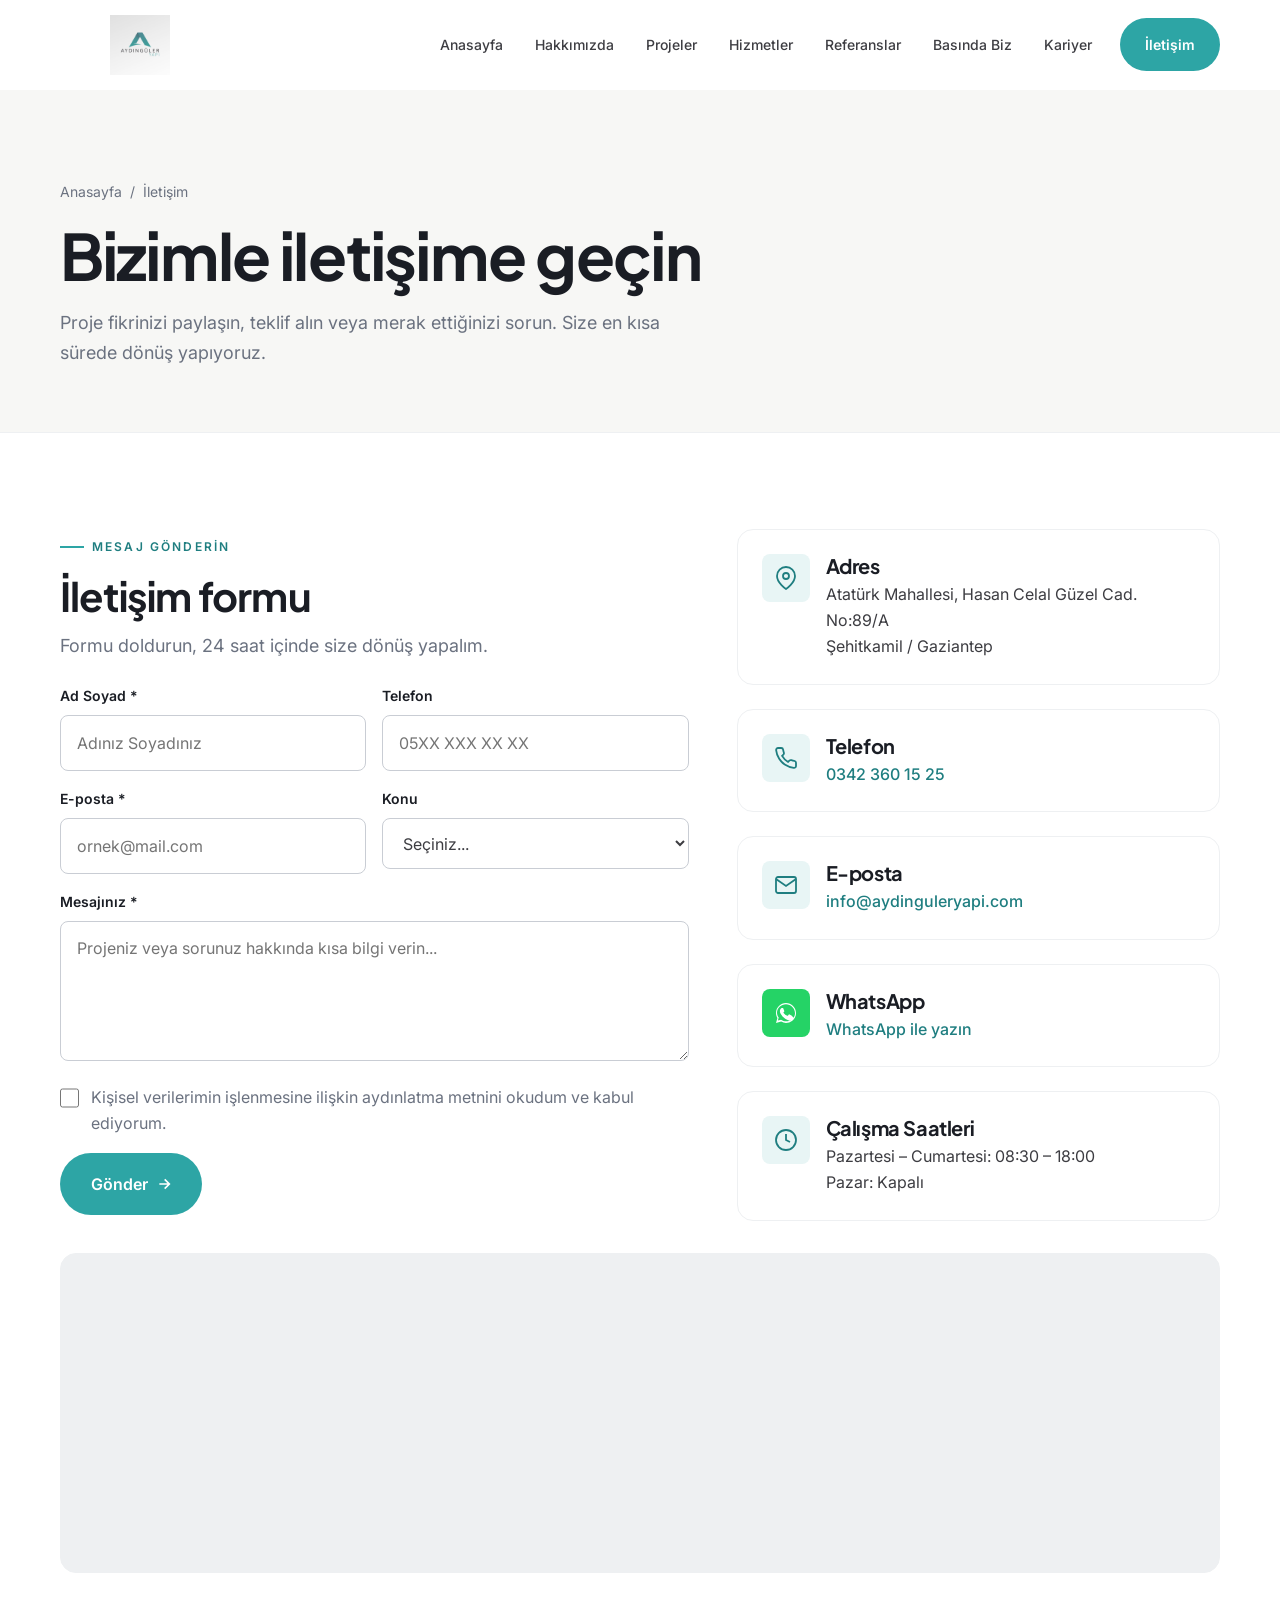
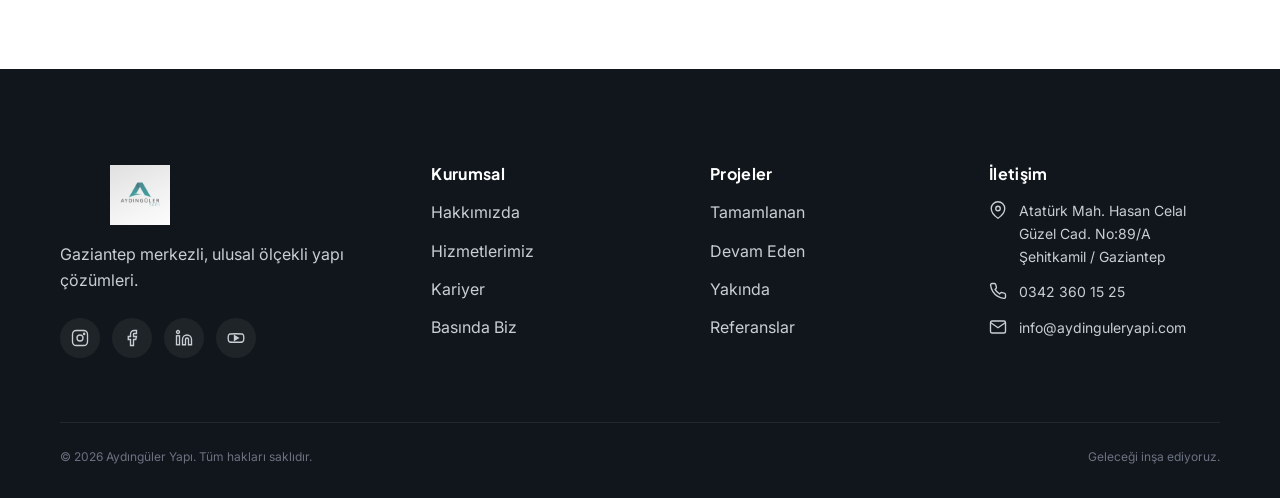
<file: iletisim.html>
<!DOCTYPE html>
<html lang="tr">
<head>
<meta charset="UTF-8" />
<meta name="viewport" content="width=device-width, initial-scale=1.0" />
<title>İletişim — Aydıngüler Yapı</title>
<meta name="description" content="Aydıngüler Yapı iletişim bilgileri, adres, telefon ve form." />
<meta name="theme-color" content="#2DA5A5" />
<link rel="icon" type="image/jpeg" href="assets/img/logo.jpg" />
<link rel="preconnect" href="https://fonts.googleapis.com" />
<link rel="preconnect" href="https://fonts.gstatic.com" crossorigin />
<link href="https://fonts.googleapis.com/css2?family=Inter:wght@400;500;600;700&family=Plus+Jakarta+Sans:wght@600;700;800&display=swap" rel="stylesheet" />
<link rel="stylesheet" href="assets/css/style.css" />
<style>
  .contact-grid {
    display: grid; gap: var(--space-7);
    grid-template-columns: 1fr;
  }
  @media (min-width: 960px) { .contact-grid { grid-template-columns: 1.3fr 1fr; } }
  .contact-info { display: grid; gap: var(--space-5); align-content: start; }
  .contact-item {
    display: flex; gap: var(--space-4); align-items: flex-start;
    padding: var(--space-5);
    background: #fff; border: 1px solid var(--ink-100);
    border-radius: var(--radius-lg);
  }
  .contact-item__icon {
    flex-shrink: 0;
    width: 48px; height: 48px;
    display: grid; place-items: center;
    background: var(--brand-primary-light);
    color: var(--brand-primary-dark);
    border-radius: var(--radius-md);
  }
  .contact-item h4 { margin-bottom: 4px; }
  .contact-item a { color: var(--brand-primary-dark); font-weight: 500; }
  .contact-item a:hover { text-decoration: underline; }
  .map-wrap {
    margin-top: var(--space-6);
    border-radius: var(--radius-lg);
    overflow: hidden;
    border: 1px solid var(--ink-100);
    height: 320px;
    background: var(--ink-100);
  }
  .map-wrap iframe { width: 100%; height: 100%; border: 0; }
  .form-success {
    display: none; padding: var(--space-6);
    background: var(--brand-primary-light);
    border-radius: var(--radius-lg);
    text-align: center;
  }
  .form-success h3 { color: var(--brand-primary-dark); }
</style>
</head>
<body>

<header class="site-header" id="siteHeader">
  <div class="container site-header__inner">
    <a class="brand" href="index.html"><img class="brand__mark" src="assets/img/logo.jpg" alt="" /><span class="brand__text">Aydıngüler<small>Yapı</small></span></a>
    <button class="nav-toggle" aria-label="Menü" aria-expanded="false" aria-controls="primaryNav"><span></span></button>
    <nav class="nav" id="primaryNav">
      <a class="nav__link" href="index.html">Anasayfa</a>
      <a class="nav__link" href="hakkimizda.html">Hakkımızda</a>
      <a class="nav__link" href="projeler.html">Projeler</a>
      <a class="nav__link" href="hizmetler.html">Hizmetler</a>
      <a class="nav__link" href="referanslar.html">Referanslar</a>
      <a class="nav__link" href="basinda-biz.html">Basında Biz</a>
      <a class="nav__link" href="kariyer.html">Kariyer</a>
      <a class="btn btn--primary is-active" href="iletisim.html" style="margin-left: 0.5rem;">İletişim</a>
    </nav>
  </div>
</header>

<main>

<section class="page-header">
  <div class="container">
    <nav class="breadcrumbs"><a href="index.html">Anasayfa</a> <span>/</span> <span>İletişim</span></nav>
    <h1>Bizimle iletişime geçin</h1>
    <p>Proje fikrinizi paylaşın, teklif alın veya merak ettiğinizi sorun. Size en kısa sürede dönüş yapıyoruz.</p>
  </div>
</section>

<section class="section">
  <div class="container">
    <div class="contact-grid">

      <!-- FORM -->
      <div data-reveal>
        <span class="eyebrow">Mesaj Gönderin</span>
        <h2 class="mt-0">İletişim formu</h2>
        <p class="section__lead" style="margin-top: var(--space-3);">Formu doldurun, 24 saat içinde size dönüş yapalım.</p>

        <!-- Formspree: action URL'ini kendi Formspree endpoint'inizle değiştirin -->
        <form class="form mt-5" id="contactForm" action="https://formspree.io/f/YOUR_FORM_ID" method="POST">
          <div class="form__row">
            <div class="field">
              <label for="name">Ad Soyad *</label>
              <input type="text" id="name" name="name" placeholder="Adınız Soyadınız" required />
            </div>
            <div class="field">
              <label for="phone">Telefon</label>
              <input type="tel" id="phone" name="phone" placeholder="05XX XXX XX XX" />
            </div>
          </div>
          <div class="form__row">
            <div class="field">
              <label for="email">E-posta *</label>
              <input type="email" id="email" name="_replyto" placeholder="ornek@mail.com" required />
            </div>
            <div class="field">
              <label for="subject">Konu</label>
              <select id="subject" name="subject">
                <option value="">Seçiniz...</option>
                <option value="Proje bilgi talebi">Proje bilgi talebi</option>
                <option value="Teklif/fiyat istiyorum">Teklif / fiyat istiyorum</option>
                <option value="Kentsel dönüşüm danışmanlığı">Kentsel dönüşüm danışmanlığı</option>
                <option value="İş ortaklığı / Yatırım">İş ortaklığı / Yatırım</option>
                <option value="Diğer">Diğer</option>
              </select>
            </div>
          </div>
          <div class="field">
            <label for="message">Mesajınız *</label>
            <textarea id="message" name="message" placeholder="Projeniz veya sorunuz hakkında kısa bilgi verin..." required></textarea>
          </div>
          <div class="field--check">
            <input type="checkbox" id="kvkk" name="kvkk" required />
            <label for="kvkk">Kişisel verilerimin işlenmesine ilişkin aydınlatma metnini okudum ve kabul ediyorum.</label>
          </div>
          <input type="hidden" name="_subject" value="Aydıngüler Yapı - Yeni İletişim Formu" />
          <button class="btn btn--primary btn--lg" type="submit" style="justify-self: start;">Gönder<svg class="btn__arrow" width="16" height="16" viewBox="0 0 24 24" fill="none" stroke="currentColor" stroke-width="2.5"><path d="M5 12h14M13 5l7 7-7 7"/></svg></button>
        </form>

        <div class="form-success" id="formSuccess">
          <h3>Mesajınız alındı!</h3>
          <p class="mt-3">En kısa sürede size dönüş yapacağız. Teşekkür ederiz.</p>
        </div>
      </div>

      <!-- BİLGİLER -->
      <div class="contact-info" data-reveal>
        <div class="contact-item">
          <div class="contact-item__icon">
            <svg width="24" height="24" viewBox="0 0 24 24" fill="none" stroke="currentColor" stroke-width="1.8"><path d="M21 10c0 7-9 13-9 13s-9-6-9-13a9 9 0 0118 0z"/><circle cx="12" cy="10" r="3"/></svg>
          </div>
          <div>
            <h4>Adres</h4>
            <p>Atatürk Mahallesi, Hasan Celal Güzel Cad. No:89/A<br/>Şehitkamil / Gaziantep</p>
          </div>
        </div>

        <div class="contact-item">
          <div class="contact-item__icon">
            <svg width="24" height="24" viewBox="0 0 24 24" fill="none" stroke="currentColor" stroke-width="1.8"><path d="M22 16.92v3a2 2 0 01-2.18 2 19.79 19.79 0 01-8.63-3.07 19.5 19.5 0 01-6-6 19.79 19.79 0 01-3.07-8.67A2 2 0 014.11 2h3a2 2 0 012 1.72 12.84 12.84 0 00.7 2.81 2 2 0 01-.45 2.11L8.09 9.91a16 16 0 006 6l1.27-1.27a2 2 0 012.11-.45 12.84 12.84 0 002.81.7A2 2 0 0122 16.92z"/></svg>
          </div>
          <div>
            <h4>Telefon</h4>
            <p><a href="tel:+903423601525">0342 360 15 25</a></p>
          </div>
        </div>

        <div class="contact-item">
          <div class="contact-item__icon">
            <svg width="24" height="24" viewBox="0 0 24 24" fill="none" stroke="currentColor" stroke-width="1.8"><path d="M4 4h16c1.1 0 2 .9 2 2v12c0 1.1-.9 2-2 2H4c-1.1 0-2-.9-2-2V6c0-1.1.9-2 2-2z"/><path d="M22 6l-10 7L2 6"/></svg>
          </div>
          <div>
            <h4>E-posta</h4>
            <p><a href="mailto:info@aydinguleryapi.com">info@aydinguleryapi.com</a></p>
          </div>
        </div>

        <div class="contact-item">
          <div class="contact-item__icon" style="background: #25D366; color: #fff;">
            <svg width="24" height="24" viewBox="0 0 24 24" fill="currentColor"><path d="M17.5 14.4l-2-1c-.3-.1-.5-.1-.7.2l-.9 1.1c-.2.2-.3.2-.6.1-1.5-.7-2.7-1.6-3.7-2.9-.3-.3-.2-.5 0-.7l.6-.7c.2-.2.2-.4.1-.6l-1-2.3c-.2-.6-.5-.5-.7-.5h-.6c-.2 0-.6.1-.9.4-.3.3-1.2 1.1-1.2 2.8s1.2 3.2 1.4 3.4c.2.2 2.4 3.6 5.8 5.1.8.3 1.4.5 1.9.7.8.3 1.5.2 2.1.1.6-.1 2-.8 2.3-1.6.3-.8.3-1.4.2-1.6-.1-.2-.3-.3-.6-.4z"/><path d="M12 2C6.5 2 2 6.5 2 12c0 1.8.5 3.5 1.4 5L2 22l5.2-1.4C8.6 21.5 10.3 22 12 22c5.5 0 10-4.5 10-10S17.5 2 12 2zm0 18.3c-1.7 0-3.3-.5-4.6-1.3l-.3-.2-3.2.8.8-3.1-.2-.3c-1-1.4-1.5-3.1-1.5-4.8C3 7.3 7.1 3.2 12 3.2S21 7.3 21 12.2 16.9 20.3 12 20.3z"/></svg>
          </div>
          <div>
            <h4>WhatsApp</h4>
            <p><a href="https://wa.me/903423601525" target="_blank" rel="noopener">WhatsApp ile yazın</a></p>
          </div>
        </div>

        <div class="contact-item">
          <div class="contact-item__icon">
            <svg width="24" height="24" viewBox="0 0 24 24" fill="none" stroke="currentColor" stroke-width="1.8"><circle cx="12" cy="12" r="10"/><path d="M12 6v6l4 2"/></svg>
          </div>
          <div>
            <h4>Çalışma Saatleri</h4>
            <p>Pazartesi – Cumartesi: 08:30 – 18:00<br/>Pazar: Kapalı</p>
          </div>
        </div>
      </div>

    </div>

    <!-- HARİTA -->
    <div class="map-wrap mt-6" data-reveal>
      <iframe
        src="https://www.google.com/maps/embed?pb=!1m18!1m12!1m3!1d3169.5!2d37.38!3d37.07!2m3!1f0!2f0!3f0!3m2!1i1024!2i768!4f13.1!3m3!1m2!1s0x0%3A0x0!2z!5e0!3m2!1str!2str!4v1"
        allowfullscreen
        loading="lazy"
        referrerpolicy="no-referrer-when-downgrade"
        title="Aydıngüler Yapı konum haritası">
      </iframe>
      <p style="text-align:center; padding: var(--space-3); font-size: var(--text-xs); color: var(--ink-500);">
        Harita embed URL'sini Google Maps'ten alacağınız gerçek iframe kodu ile değiştirin.
      </p>
    </div>

  </div>
</section>

</main>

<footer class="site-footer">
  <div class="container">
    <div class="footer__grid">
      <div class="footer__brand">
        <a class="brand" href="index.html" style="color:#fff;"><img class="brand__mark" src="assets/img/logo.jpg" alt="" /><span class="brand__text">Aydıngüler<small>Yapı</small></span></a>
        <p>Gaziantep merkezli, ulusal ölçekli yapı çözümleri.</p>
        <div class="footer__social">
          <a href="#" aria-label="Instagram"><svg width="18" height="18" viewBox="0 0 24 24" fill="none" stroke="currentColor" stroke-width="1.8"><rect x="2" y="2" width="20" height="20" rx="5"/><circle cx="12" cy="12" r="4"/><circle cx="17.5" cy="6.5" r="0.8" fill="currentColor"/></svg></a>
          <a href="#" aria-label="Facebook"><svg width="18" height="18" viewBox="0 0 24 24" fill="none" stroke="currentColor" stroke-width="1.8"><path d="M18 2h-3a5 5 0 00-5 5v3H7v4h3v8h4v-8h3l1-4h-4V7a1 1 0 011-1h3z"/></svg></a>
          <a href="#" aria-label="LinkedIn"><svg width="18" height="18" viewBox="0 0 24 24" fill="none" stroke="currentColor" stroke-width="1.8"><path d="M16 8a6 6 0 016 6v7h-4v-7a2 2 0 00-4 0v7h-4v-7a6 6 0 016-6z"/><rect x="2" y="9" width="4" height="12"/><circle cx="4" cy="4" r="2"/></svg></a>
          <a href="#" aria-label="YouTube"><svg width="18" height="18" viewBox="0 0 24 24" fill="none" stroke="currentColor" stroke-width="1.8"><path d="M22 8.5a2.5 2.5 0 00-1.8-1.8C18.6 6.3 12 6.3 12 6.3s-6.6 0-8.2.4A2.5 2.5 0 002 8.5C1.6 10.1 1.6 12 1.6 12s0 1.9.4 3.5a2.5 2.5 0 001.8 1.8c1.6.4 8.2.4 8.2.4s6.6 0 8.2-.4a2.5 2.5 0 001.8-1.8c.4-1.6.4-3.5.4-3.5s0-1.9-.4-3.5z"/><path d="M10 15l5-3-5-3z" fill="currentColor"/></svg></a>
        </div>
      </div>
      <div><h4>Kurumsal</h4><ul class="footer__list"><li><a href="hakkimizda.html">Hakkımızda</a></li><li><a href="hizmetler.html">Hizmetlerimiz</a></li><li><a href="kariyer.html">Kariyer</a></li><li><a href="basinda-biz.html">Basında Biz</a></li></ul></div>
      <div><h4>Projeler</h4><ul class="footer__list"><li><a href="projeler.html?status=tamamlandi">Tamamlanan</a></li><li><a href="projeler.html?status=devam">Devam Eden</a></li><li><a href="projeler.html?status=yakinda">Yakında</a></li><li><a href="referanslar.html">Referanslar</a></li></ul></div>
      <div><h4>İletişim</h4><ul class="footer__contact">
        <li><svg width="18" height="18" viewBox="0 0 24 24" fill="none" stroke="currentColor" stroke-width="1.8" style="flex-shrink:0; margin-top:2px;"><path d="M21 10c0 7-9 13-9 13s-9-6-9-13a9 9 0 0118 0z"/><circle cx="12" cy="10" r="3"/></svg><span>Atatürk Mah. Hasan Celal Güzel Cad. No:89/A<br/>Şehitkamil / Gaziantep</span></li>
        <li><svg width="18" height="18" viewBox="0 0 24 24" fill="none" stroke="currentColor" stroke-width="1.8" style="flex-shrink:0; margin-top:2px;"><path d="M22 16.92v3a2 2 0 01-2.18 2 19.79 19.79 0 01-8.63-3.07 19.5 19.5 0 01-6-6 19.79 19.79 0 01-3.07-8.67A2 2 0 014.11 2h3a2 2 0 012 1.72 12.84 12.84 0 00.7 2.81 2 2 0 01-.45 2.11L8.09 9.91a16 16 0 006 6l1.27-1.27a2 2 0 012.11-.45 12.84 12.84 0 002.81.7A2 2 0 0122 16.92z"/></svg><a href="tel:+903423601525">0342 360 15 25</a></li>
        <li><svg width="18" height="18" viewBox="0 0 24 24" fill="none" stroke="currentColor" stroke-width="1.8" style="flex-shrink:0; margin-top:2px;"><path d="M4 4h16c1.1 0 2 .9 2 2v12c0 1.1-.9 2-2 2H4c-1.1 0-2-.9-2-2V6c0-1.1.9-2 2-2z"/><path d="M22 6l-10 7L2 6"/></svg><a href="mailto:info@aydinguleryapi.com">info@aydinguleryapi.com</a></li>
      </ul></div>
    </div>
    <div class="footer__bottom"><span>© <span id="year">2026</span> Aydıngüler Yapı. Tüm hakları saklıdır.</span><span>Geleceği inşa ediyoruz.</span></div>
  </div>
</footer>

<script src="assets/js/main.js" defer></script>
</body>
</html>
</file>
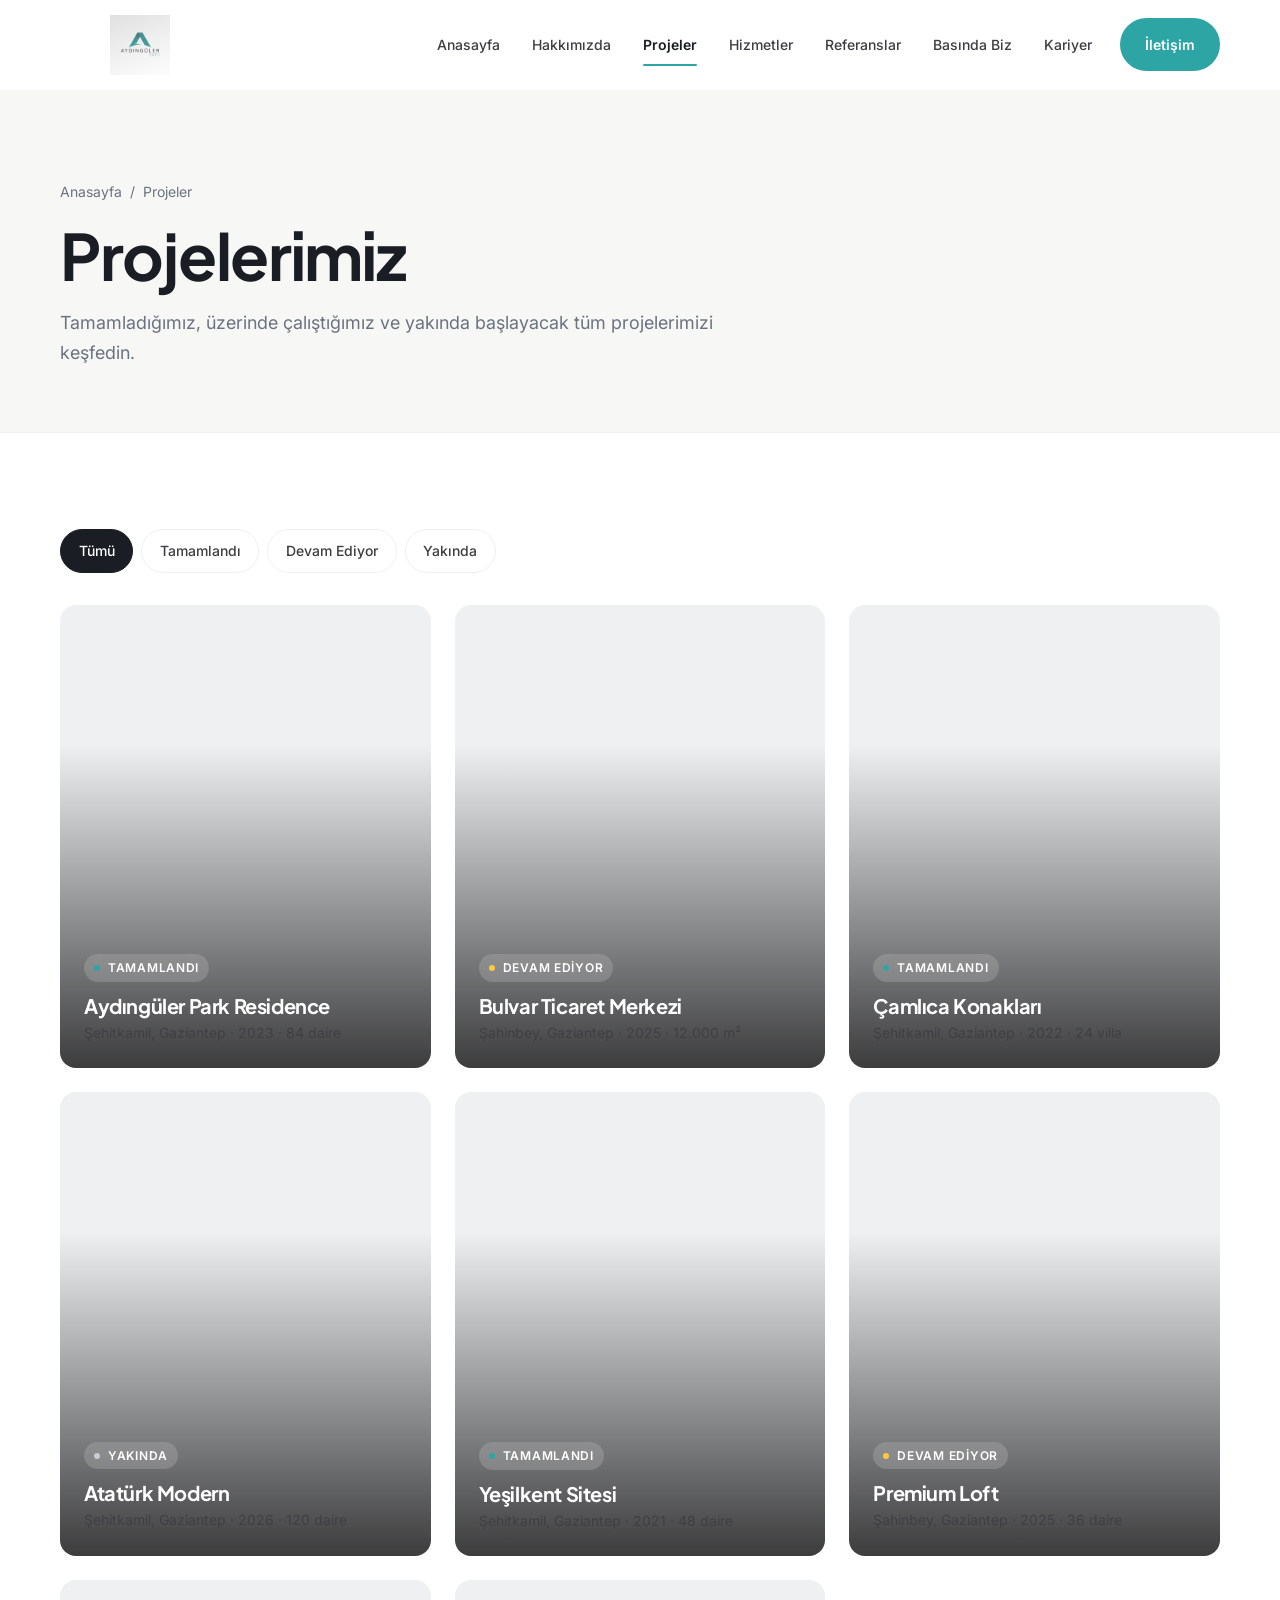
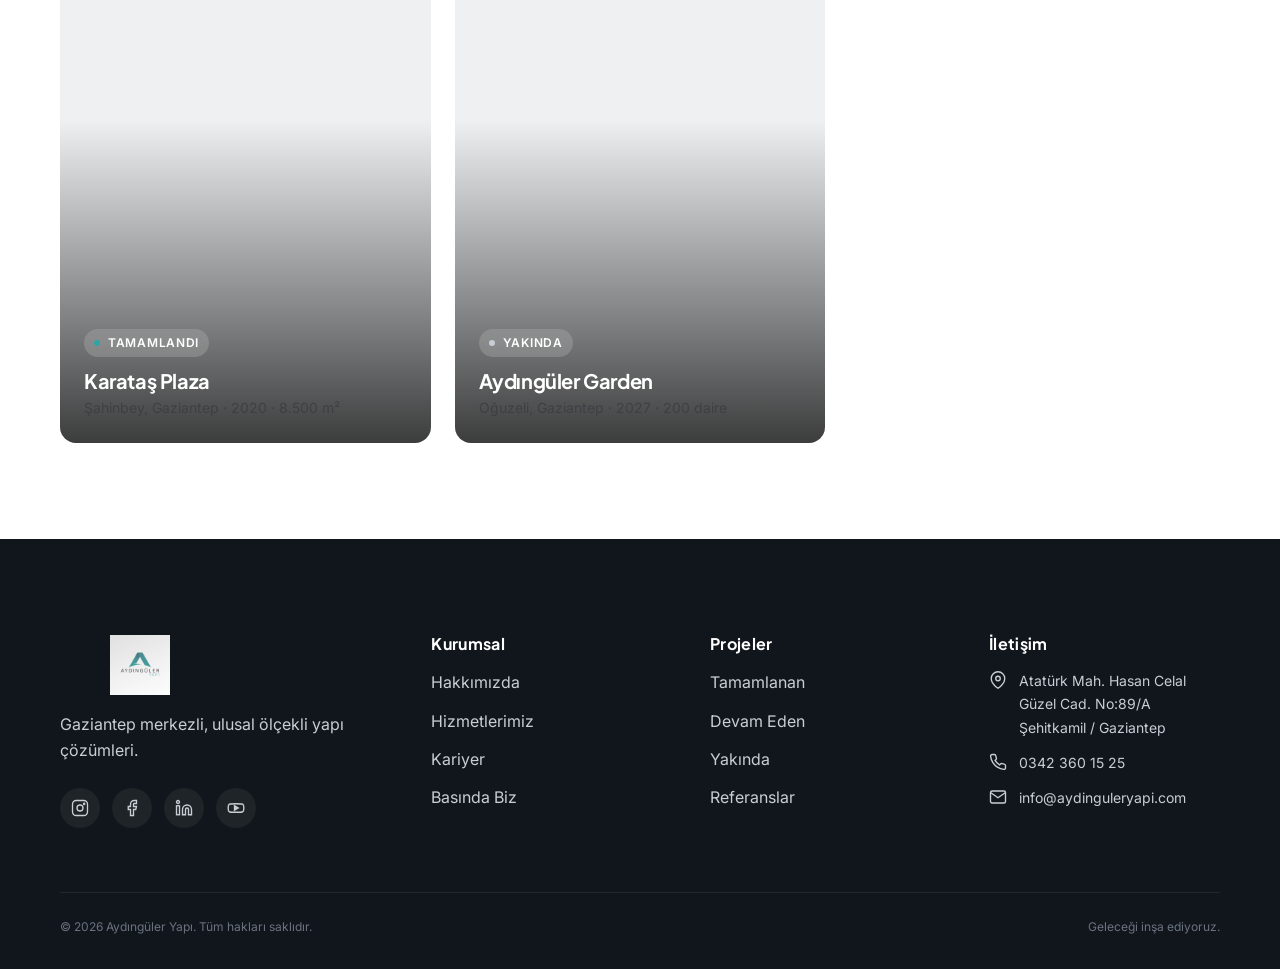
<file: projeler.html>
<!DOCTYPE html>
<html lang="tr">
<head>
<meta charset="UTF-8" />
<meta name="viewport" content="width=device-width, initial-scale=1.0" />
<title>Projeler — Aydıngüler Yapı</title>
<meta name="description" content="Aydıngüler Yapı'nın tamamlanan, devam eden ve yakında başlayacak proje portföyü." />
<meta name="theme-color" content="#2DA5A5" />
<link rel="icon" type="image/jpeg" href="assets/img/logo.jpg" />
<link rel="preconnect" href="https://fonts.googleapis.com" />
<link rel="preconnect" href="https://fonts.gstatic.com" crossorigin />
<link href="https://fonts.googleapis.com/css2?family=Inter:wght@400;500;600;700&family=Plus+Jakarta+Sans:wght@600;700;800&display=swap" rel="stylesheet" />
<link rel="stylesheet" href="assets/css/style.css" />
</head>
<body>

<header class="site-header" id="siteHeader">
  <div class="container site-header__inner">
    <a class="brand" href="index.html"><img class="brand__mark" src="assets/img/logo.jpg" alt="" /><span class="brand__text">Aydıngüler<small>Yapı</small></span></a>
    <button class="nav-toggle" aria-label="Menü" aria-expanded="false" aria-controls="primaryNav"><span></span></button>
    <nav class="nav" id="primaryNav">
      <a class="nav__link" href="index.html">Anasayfa</a>
      <a class="nav__link" href="hakkimizda.html">Hakkımızda</a>
      <a class="nav__link is-active" href="projeler.html">Projeler</a>
      <a class="nav__link" href="hizmetler.html">Hizmetler</a>
      <a class="nav__link" href="referanslar.html">Referanslar</a>
      <a class="nav__link" href="basinda-biz.html">Basında Biz</a>
      <a class="nav__link" href="kariyer.html">Kariyer</a>
      <a class="btn btn--primary" href="iletisim.html" style="margin-left: 0.5rem;">İletişim</a>
    </nav>
  </div>
</header>

<main>

<section class="page-header">
  <div class="container">
    <nav class="breadcrumbs"><a href="index.html">Anasayfa</a> <span>/</span> <span>Projeler</span></nav>
    <h1>Projelerimiz</h1>
    <p>Tamamladığımız, üzerinde çalıştığımız ve yakında başlayacak tüm projelerimizi keşfedin.</p>
  </div>
</section>

<section class="section">
  <div class="container">

    <div class="filters" role="tablist" aria-label="Proje durumu filtresi">
      <button class="filter-btn is-active" data-filter="all" role="tab" aria-selected="true">Tümü</button>
      <button class="filter-btn" data-filter="tamamlandi" role="tab" aria-selected="false">Tamamlandı</button>
      <button class="filter-btn" data-filter="devam" role="tab" aria-selected="false">Devam Ediyor</button>
      <button class="filter-btn" data-filter="yakinda" role="tab" aria-selected="false">Yakında</button>
    </div>

    <div class="grid grid--3" id="projectGrid">
      <a class="project-card" href="proje-detay.html" data-status="tamamlandi" data-reveal>
        <div class="project-card__media" style="background-image:url('https://images.unsplash.com/photo-1448630360428-65456885c650?auto=format&fit=crop&w=900&q=80');"></div>
        <div class="project-card__body">
          <span class="project-card__status">Tamamlandı</span>
          <h3 class="project-card__title">Aydıngüler Park Residence</h3>
          <p class="project-card__meta">Şehitkamil, Gaziantep · 2023 · 84 daire</p>
        </div>
      </a>

      <a class="project-card" href="proje-detay.html" data-status="devam" data-reveal>
        <div class="project-card__media" style="background-image:url('https://images.unsplash.com/photo-1486325212027-8081e485255e?auto=format&fit=crop&w=900&q=80');"></div>
        <div class="project-card__body">
          <span class="project-card__status project-card__status--devam">Devam Ediyor</span>
          <h3 class="project-card__title">Bulvar Ticaret Merkezi</h3>
          <p class="project-card__meta">Şahinbey, Gaziantep · 2025 · 12.000 m²</p>
        </div>
      </a>

      <a class="project-card" href="proje-detay.html" data-status="tamamlandi" data-reveal>
        <div class="project-card__media" style="background-image:url('https://images.unsplash.com/photo-1564013799919-ab600027ffc6?auto=format&fit=crop&w=900&q=80');"></div>
        <div class="project-card__body">
          <span class="project-card__status">Tamamlandı</span>
          <h3 class="project-card__title">Çamlıca Konakları</h3>
          <p class="project-card__meta">Şehitkamil, Gaziantep · 2022 · 24 villa</p>
        </div>
      </a>

      <a class="project-card" href="proje-detay.html" data-status="yakinda" data-reveal>
        <div class="project-card__media" style="background-image:url('https://images.unsplash.com/photo-1502672260266-1c1ef2d93688?auto=format&fit=crop&w=900&q=80');"></div>
        <div class="project-card__body">
          <span class="project-card__status project-card__status--yakinda">Yakında</span>
          <h3 class="project-card__title">Atatürk Modern</h3>
          <p class="project-card__meta">Şehitkamil, Gaziantep · 2026 · 120 daire</p>
        </div>
      </a>

      <a class="project-card" href="proje-detay.html" data-status="tamamlandi" data-reveal>
        <div class="project-card__media" style="background-image:url('https://images.unsplash.com/photo-1494526585095-c41746248156?auto=format&fit=crop&w=900&q=80');"></div>
        <div class="project-card__body">
          <span class="project-card__status">Tamamlandı</span>
          <h3 class="project-card__title">Yeşilkent Sitesi</h3>
          <p class="project-card__meta">Şehitkamil, Gaziantep · 2021 · 48 daire</p>
        </div>
      </a>

      <a class="project-card" href="proje-detay.html" data-status="devam" data-reveal>
        <div class="project-card__media" style="background-image:url('https://images.unsplash.com/photo-1512917774080-9991f1c4c750?auto=format&fit=crop&w=900&q=80');"></div>
        <div class="project-card__body">
          <span class="project-card__status project-card__status--devam">Devam Ediyor</span>
          <h3 class="project-card__title">Premium Loft</h3>
          <p class="project-card__meta">Şahinbey, Gaziantep · 2025 · 36 daire</p>
        </div>
      </a>

      <a class="project-card" href="proje-detay.html" data-status="tamamlandi" data-reveal>
        <div class="project-card__media" style="background-image:url('https://images.unsplash.com/photo-1505691938895-1758d7feb511?auto=format&fit=crop&w=900&q=80');"></div>
        <div class="project-card__body">
          <span class="project-card__status">Tamamlandı</span>
          <h3 class="project-card__title">Karataş Plaza</h3>
          <p class="project-card__meta">Şahinbey, Gaziantep · 2020 · 8.500 m²</p>
        </div>
      </a>

      <a class="project-card" href="proje-detay.html" data-status="yakinda" data-reveal>
        <div class="project-card__media" style="background-image:url('https://images.unsplash.com/photo-1460317442991-0ec209397118?auto=format&fit=crop&w=900&q=80');"></div>
        <div class="project-card__body">
          <span class="project-card__status project-card__status--yakinda">Yakında</span>
          <h3 class="project-card__title">Aydıngüler Garden</h3>
          <p class="project-card__meta">Oğuzeli, Gaziantep · 2027 · 200 daire</p>
        </div>
      </a>
    </div>

    <p id="emptyState" class="text-center mt-6" style="display:none; color: var(--ink-500);">
      Bu kategoride henüz proje bulunmuyor.
    </p>

  </div>
</section>

</main>

<footer class="site-footer">
  <div class="container">
    <div class="footer__grid">
      <div class="footer__brand">
        <a class="brand" href="index.html" style="color:#fff;"><img class="brand__mark" src="assets/img/logo.jpg" alt="" /><span class="brand__text">Aydıngüler<small>Yapı</small></span></a>
        <p>Gaziantep merkezli, ulusal ölçekli yapı çözümleri.</p>
        <div class="footer__social">
          <a href="#" aria-label="Instagram"><svg width="18" height="18" viewBox="0 0 24 24" fill="none" stroke="currentColor" stroke-width="1.8"><rect x="2" y="2" width="20" height="20" rx="5"/><circle cx="12" cy="12" r="4"/><circle cx="17.5" cy="6.5" r="0.8" fill="currentColor"/></svg></a>
          <a href="#" aria-label="Facebook"><svg width="18" height="18" viewBox="0 0 24 24" fill="none" stroke="currentColor" stroke-width="1.8"><path d="M18 2h-3a5 5 0 00-5 5v3H7v4h3v8h4v-8h3l1-4h-4V7a1 1 0 011-1h3z"/></svg></a>
          <a href="#" aria-label="LinkedIn"><svg width="18" height="18" viewBox="0 0 24 24" fill="none" stroke="currentColor" stroke-width="1.8"><path d="M16 8a6 6 0 016 6v7h-4v-7a2 2 0 00-4 0v7h-4v-7a6 6 0 016-6z"/><rect x="2" y="9" width="4" height="12"/><circle cx="4" cy="4" r="2"/></svg></a>
          <a href="#" aria-label="YouTube"><svg width="18" height="18" viewBox="0 0 24 24" fill="none" stroke="currentColor" stroke-width="1.8"><path d="M22 8.5a2.5 2.5 0 00-1.8-1.8C18.6 6.3 12 6.3 12 6.3s-6.6 0-8.2.4A2.5 2.5 0 002 8.5C1.6 10.1 1.6 12 1.6 12s0 1.9.4 3.5a2.5 2.5 0 001.8 1.8c1.6.4 8.2.4 8.2.4s6.6 0 8.2-.4a2.5 2.5 0 001.8-1.8c.4-1.6.4-3.5.4-3.5s0-1.9-.4-3.5z"/><path d="M10 15l5-3-5-3z" fill="currentColor"/></svg></a>
        </div>
      </div>
      <div><h4>Kurumsal</h4><ul class="footer__list"><li><a href="hakkimizda.html">Hakkımızda</a></li><li><a href="hizmetler.html">Hizmetlerimiz</a></li><li><a href="kariyer.html">Kariyer</a></li><li><a href="basinda-biz.html">Basında Biz</a></li></ul></div>
      <div><h4>Projeler</h4><ul class="footer__list"><li><a href="projeler.html?status=tamamlandi">Tamamlanan</a></li><li><a href="projeler.html?status=devam">Devam Eden</a></li><li><a href="projeler.html?status=yakinda">Yakında</a></li><li><a href="referanslar.html">Referanslar</a></li></ul></div>
      <div><h4>İletişim</h4><ul class="footer__contact">
        <li><svg width="18" height="18" viewBox="0 0 24 24" fill="none" stroke="currentColor" stroke-width="1.8" style="flex-shrink:0; margin-top:2px;"><path d="M21 10c0 7-9 13-9 13s-9-6-9-13a9 9 0 0118 0z"/><circle cx="12" cy="10" r="3"/></svg><span>Atatürk Mah. Hasan Celal Güzel Cad. No:89/A<br/>Şehitkamil / Gaziantep</span></li>
        <li><svg width="18" height="18" viewBox="0 0 24 24" fill="none" stroke="currentColor" stroke-width="1.8" style="flex-shrink:0; margin-top:2px;"><path d="M22 16.92v3a2 2 0 01-2.18 2 19.79 19.79 0 01-8.63-3.07 19.5 19.5 0 01-6-6 19.79 19.79 0 01-3.07-8.67A2 2 0 014.11 2h3a2 2 0 012 1.72 12.84 12.84 0 00.7 2.81 2 2 0 01-.45 2.11L8.09 9.91a16 16 0 006 6l1.27-1.27a2 2 0 012.11-.45 12.84 12.84 0 002.81.7A2 2 0 0122 16.92z"/></svg><a href="tel:+903423601525">0342 360 15 25</a></li>
        <li><svg width="18" height="18" viewBox="0 0 24 24" fill="none" stroke="currentColor" stroke-width="1.8" style="flex-shrink:0; margin-top:2px;"><path d="M4 4h16c1.1 0 2 .9 2 2v12c0 1.1-.9 2-2 2H4c-1.1 0-2-.9-2-2V6c0-1.1.9-2 2-2z"/><path d="M22 6l-10 7L2 6"/></svg><a href="mailto:info@aydinguleryapi.com">info@aydinguleryapi.com</a></li>
      </ul></div>
    </div>
    <div class="footer__bottom"><span>© <span id="year">2026</span> Aydıngüler Yapı. Tüm hakları saklıdır.</span><span>Geleceği inşa ediyoruz.</span></div>
  </div>
</footer>

<script src="assets/js/main.js" defer></script>
</body>
</html>
</file>
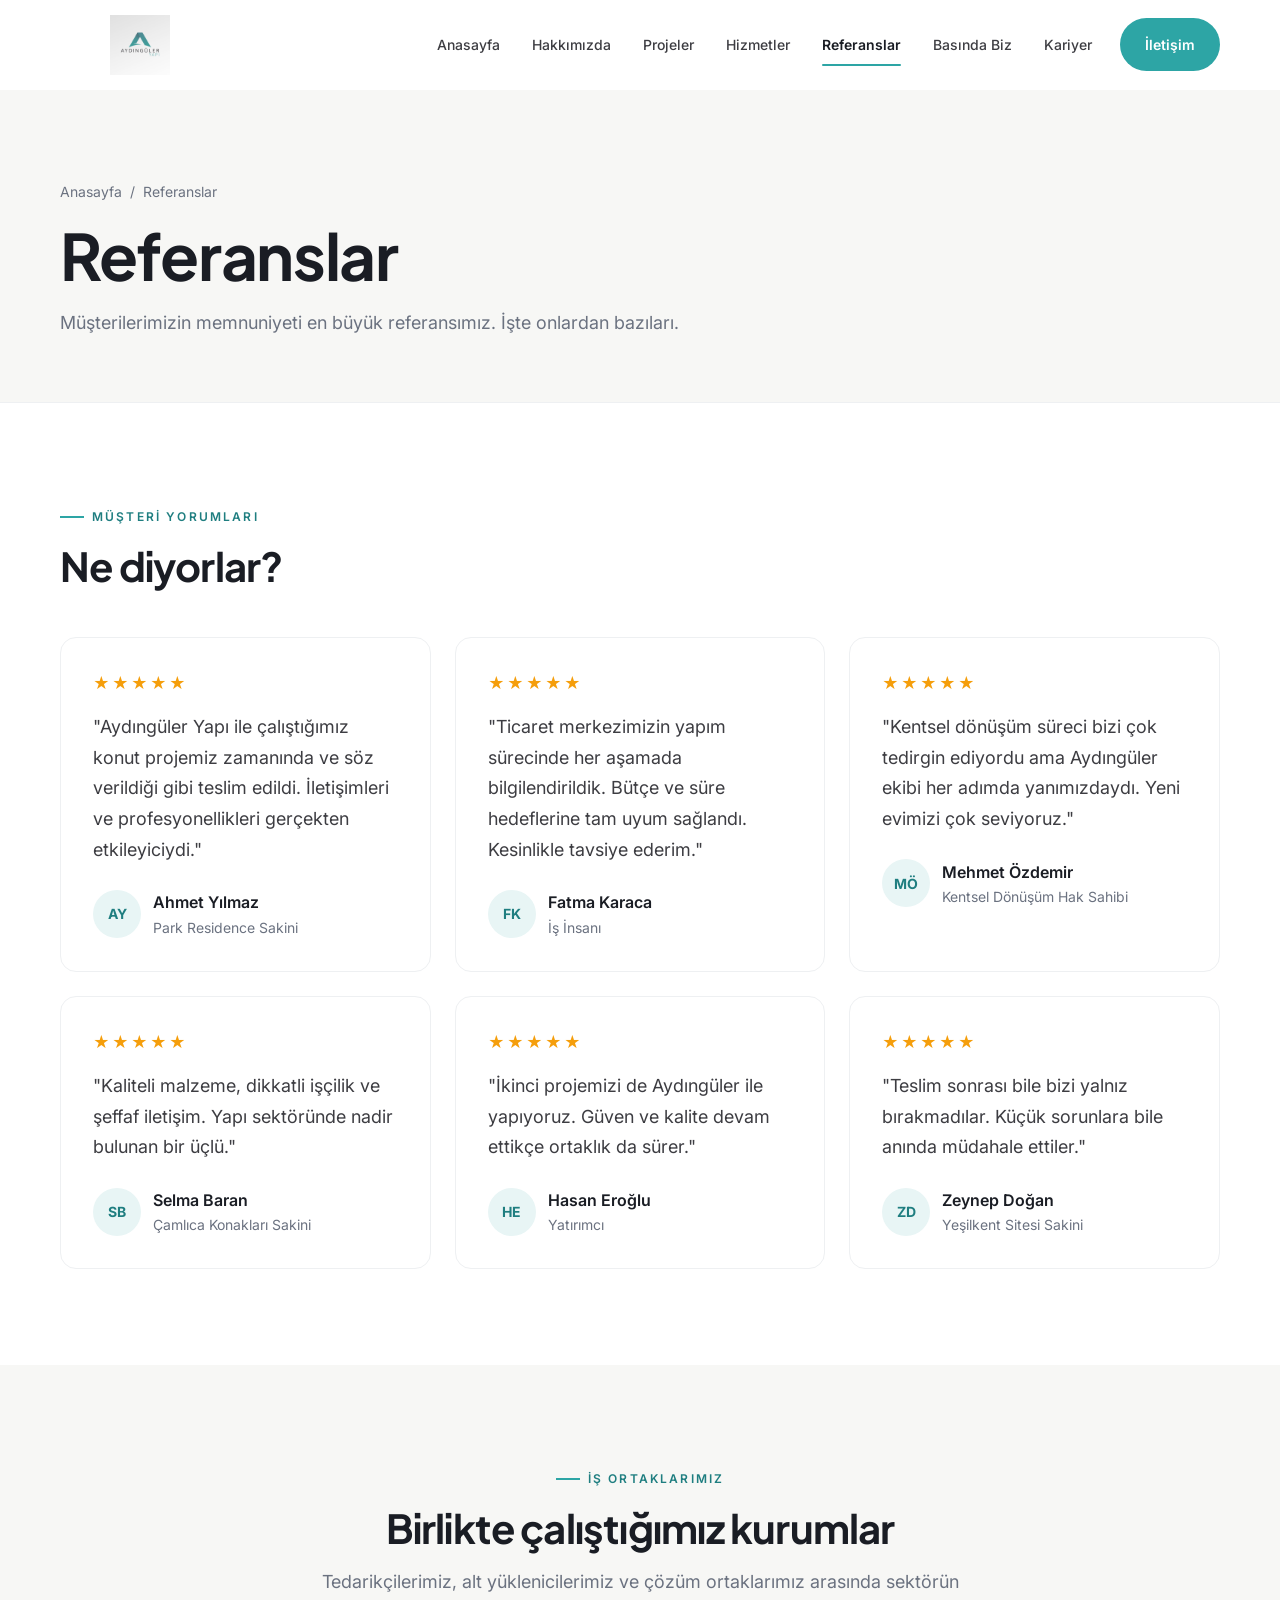
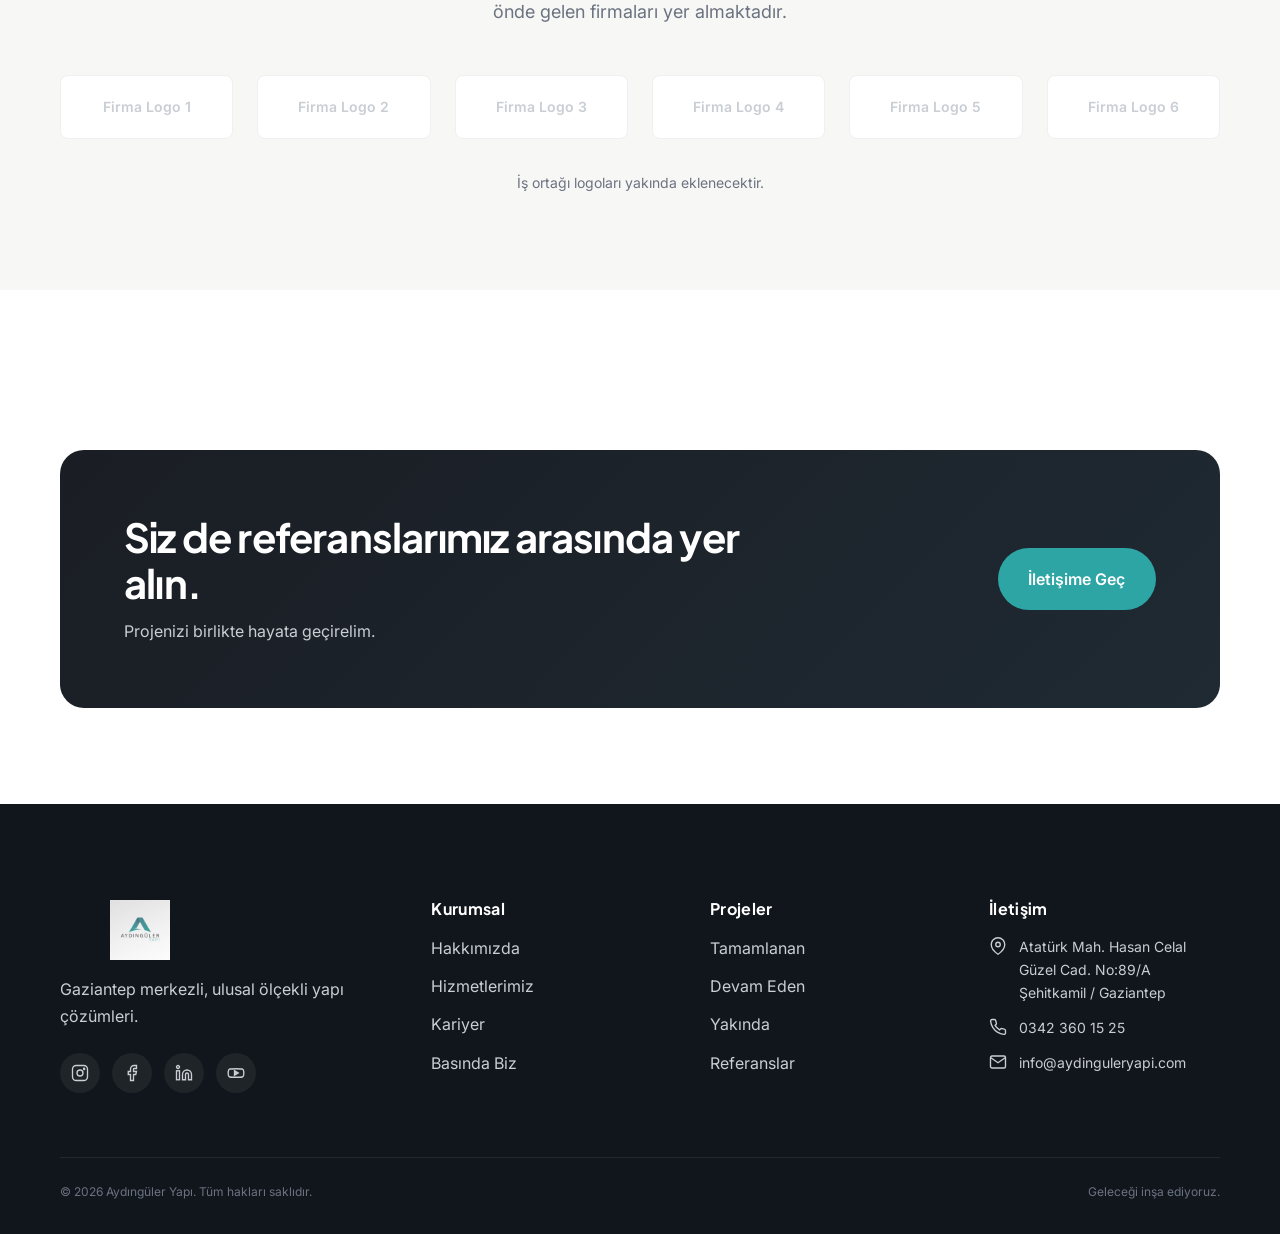
<file: referanslar.html>
<!DOCTYPE html>
<html lang="tr">
<head>
<meta charset="UTF-8" />
<meta name="viewport" content="width=device-width, initial-scale=1.0" />
<title>Referanslar — Aydıngüler Yapı</title>
<meta name="description" content="Aydıngüler Yapı müşteri yorumları ve referansları." />
<meta name="theme-color" content="#2DA5A5" />
<link rel="icon" type="image/jpeg" href="assets/img/logo.jpg" />
<link rel="preconnect" href="https://fonts.googleapis.com" />
<link rel="preconnect" href="https://fonts.gstatic.com" crossorigin />
<link href="https://fonts.googleapis.com/css2?family=Inter:wght@400;500;600;700&family=Plus+Jakarta+Sans:wght@600;700;800&display=swap" rel="stylesheet" />
<link rel="stylesheet" href="assets/css/style.css" />
<style>
  .testimonial {
    padding: var(--space-6);
    background: #fff;
    border: 1px solid var(--ink-100);
    border-radius: var(--radius-lg);
  }
  .testimonial__stars { color: #F59E0B; margin-bottom: var(--space-4); letter-spacing: 2px; }
  .testimonial blockquote { font-size: var(--text-lg); color: var(--ink-700); line-height: 1.7; }
  .testimonial__author { margin-top: var(--space-5); display: flex; align-items: center; gap: var(--space-3); }
  .testimonial__avatar {
    width: 48px; height: 48px; border-radius: 50%;
    background: var(--brand-primary-light); display: grid; place-items: center;
    font-weight: 700; color: var(--brand-primary-dark); font-size: var(--text-sm);
  }
  .testimonial__name { font-weight: 600; color: var(--ink-900); }
  .testimonial__role { font-size: var(--text-sm); color: var(--ink-500); }
  .partner-logos {
    display: grid; grid-template-columns: repeat(auto-fit, minmax(140px, 1fr));
    gap: var(--space-5); align-items: center;
  }
  .partner-logo {
    height: 64px; display: grid; place-items: center;
    background: #fff; border: 1px solid var(--ink-100);
    border-radius: var(--radius-md); padding: var(--space-3);
    color: var(--ink-300); font-weight: 600; font-size: var(--text-sm);
  }
</style>
</head>
<body>

<header class="site-header" id="siteHeader">
  <div class="container site-header__inner">
    <a class="brand" href="index.html"><img class="brand__mark" src="assets/img/logo.jpg" alt="" /><span class="brand__text">Aydıngüler<small>Yapı</small></span></a>
    <button class="nav-toggle" aria-label="Menü" aria-expanded="false" aria-controls="primaryNav"><span></span></button>
    <nav class="nav" id="primaryNav">
      <a class="nav__link" href="index.html">Anasayfa</a>
      <a class="nav__link" href="hakkimizda.html">Hakkımızda</a>
      <a class="nav__link" href="projeler.html">Projeler</a>
      <a class="nav__link" href="hizmetler.html">Hizmetler</a>
      <a class="nav__link is-active" href="referanslar.html">Referanslar</a>
      <a class="nav__link" href="basinda-biz.html">Basında Biz</a>
      <a class="nav__link" href="kariyer.html">Kariyer</a>
      <a class="btn btn--primary" href="iletisim.html" style="margin-left: 0.5rem;">İletişim</a>
    </nav>
  </div>
</header>

<main>

<section class="page-header">
  <div class="container">
    <nav class="breadcrumbs"><a href="index.html">Anasayfa</a> <span>/</span> <span>Referanslar</span></nav>
    <h1>Referanslar</h1>
    <p>Müşterilerimizin memnuniyeti en büyük referansımız. İşte onlardan bazıları.</p>
  </div>
</section>

<section class="section">
  <div class="container">
    <div class="section__head" data-reveal>
      <span class="eyebrow">Müşteri Yorumları</span>
      <h2>Ne diyorlar?</h2>
    </div>

    <div class="grid grid--3">
      <article class="testimonial" data-reveal>
        <div class="testimonial__stars">★★★★★</div>
        <blockquote>"Aydıngüler Yapı ile çalıştığımız konut projemiz zamanında ve söz verildiği gibi teslim edildi. İletişimleri ve profesyonellikleri gerçekten etkileyiciydi."</blockquote>
        <div class="testimonial__author">
          <div class="testimonial__avatar">AY</div>
          <div><div class="testimonial__name">Ahmet Yılmaz</div><div class="testimonial__role">Park Residence Sakini</div></div>
        </div>
      </article>

      <article class="testimonial" data-reveal>
        <div class="testimonial__stars">★★★★★</div>
        <blockquote>"Ticaret merkezimizin yapım sürecinde her aşamada bilgilendirildik. Bütçe ve süre hedeflerine tam uyum sağlandı. Kesinlikle tavsiye ederim."</blockquote>
        <div class="testimonial__author">
          <div class="testimonial__avatar">FK</div>
          <div><div class="testimonial__name">Fatma Karaca</div><div class="testimonial__role">İş İnsanı</div></div>
        </div>
      </article>

      <article class="testimonial" data-reveal>
        <div class="testimonial__stars">★★★★★</div>
        <blockquote>"Kentsel dönüşüm süreci bizi çok tedirgin ediyordu ama Aydıngüler ekibi her adımda yanımızdaydı. Yeni evimizi çok seviyoruz."</blockquote>
        <div class="testimonial__author">
          <div class="testimonial__avatar">MÖ</div>
          <div><div class="testimonial__name">Mehmet Özdemir</div><div class="testimonial__role">Kentsel Dönüşüm Hak Sahibi</div></div>
        </div>
      </article>

      <article class="testimonial" data-reveal>
        <div class="testimonial__stars">★★★★★</div>
        <blockquote>"Kaliteli malzeme, dikkatli işçilik ve şeffaf iletişim. Yapı sektöründe nadir bulunan bir üçlü."</blockquote>
        <div class="testimonial__author">
          <div class="testimonial__avatar">SB</div>
          <div><div class="testimonial__name">Selma Baran</div><div class="testimonial__role">Çamlıca Konakları Sakini</div></div>
        </div>
      </article>

      <article class="testimonial" data-reveal>
        <div class="testimonial__stars">★★★★★</div>
        <blockquote>"İkinci projemizi de Aydıngüler ile yapıyoruz. Güven ve kalite devam ettikçe ortaklık da sürer."</blockquote>
        <div class="testimonial__author">
          <div class="testimonial__avatar">HE</div>
          <div><div class="testimonial__name">Hasan Eroğlu</div><div class="testimonial__role">Yatırımcı</div></div>
        </div>
      </article>

      <article class="testimonial" data-reveal>
        <div class="testimonial__stars">★★★★★</div>
        <blockquote>"Teslim sonrası bile bizi yalnız bırakmadılar. Küçük sorunlara bile anında müdahale ettiler."</blockquote>
        <div class="testimonial__author">
          <div class="testimonial__avatar">ZD</div>
          <div><div class="testimonial__name">Zeynep Doğan</div><div class="testimonial__role">Yeşilkent Sitesi Sakini</div></div>
        </div>
      </article>
    </div>
  </div>
</section>

<section class="section section--soft">
  <div class="container">
    <div class="section__head section__head--center" data-reveal>
      <span class="eyebrow">İş Ortaklarımız</span>
      <h2>Birlikte çalıştığımız kurumlar</h2>
      <p class="section__lead" style="margin-inline:auto;">Tedarikçilerimiz, alt yüklenicilerimiz ve çözüm ortaklarımız arasında sektörün önde gelen firmaları yer almaktadır.</p>
    </div>
    <div class="partner-logos" data-reveal>
      <div class="partner-logo">Firma Logo 1</div>
      <div class="partner-logo">Firma Logo 2</div>
      <div class="partner-logo">Firma Logo 3</div>
      <div class="partner-logo">Firma Logo 4</div>
      <div class="partner-logo">Firma Logo 5</div>
      <div class="partner-logo">Firma Logo 6</div>
    </div>
    <p class="text-center mt-6" style="color: var(--ink-500); font-size: var(--text-sm);">İş ortağı logoları yakında eklenecektir.</p>
  </div>
</section>

<section class="section">
  <div class="container">
    <div class="cta-banner" data-reveal>
      <div>
        <h2>Siz de referanslarımız arasında yer alın.</h2>
        <p>Projenizi birlikte hayata geçirelim.</p>
      </div>
      <a class="btn btn--primary btn--lg" href="iletisim.html">İletişime Geç</a>
    </div>
  </div>
</section>

</main>

<footer class="site-footer">
  <div class="container">
    <div class="footer__grid">
      <div class="footer__brand">
        <a class="brand" href="index.html" style="color:#fff;"><img class="brand__mark" src="assets/img/logo.jpg" alt="" /><span class="brand__text">Aydıngüler<small>Yapı</small></span></a>
        <p>Gaziantep merkezli, ulusal ölçekli yapı çözümleri.</p>
        <div class="footer__social">
          <a href="#" aria-label="Instagram"><svg width="18" height="18" viewBox="0 0 24 24" fill="none" stroke="currentColor" stroke-width="1.8"><rect x="2" y="2" width="20" height="20" rx="5"/><circle cx="12" cy="12" r="4"/><circle cx="17.5" cy="6.5" r="0.8" fill="currentColor"/></svg></a>
          <a href="#" aria-label="Facebook"><svg width="18" height="18" viewBox="0 0 24 24" fill="none" stroke="currentColor" stroke-width="1.8"><path d="M18 2h-3a5 5 0 00-5 5v3H7v4h3v8h4v-8h3l1-4h-4V7a1 1 0 011-1h3z"/></svg></a>
          <a href="#" aria-label="LinkedIn"><svg width="18" height="18" viewBox="0 0 24 24" fill="none" stroke="currentColor" stroke-width="1.8"><path d="M16 8a6 6 0 016 6v7h-4v-7a2 2 0 00-4 0v7h-4v-7a6 6 0 016-6z"/><rect x="2" y="9" width="4" height="12"/><circle cx="4" cy="4" r="2"/></svg></a>
          <a href="#" aria-label="YouTube"><svg width="18" height="18" viewBox="0 0 24 24" fill="none" stroke="currentColor" stroke-width="1.8"><path d="M22 8.5a2.5 2.5 0 00-1.8-1.8C18.6 6.3 12 6.3 12 6.3s-6.6 0-8.2.4A2.5 2.5 0 002 8.5C1.6 10.1 1.6 12 1.6 12s0 1.9.4 3.5a2.5 2.5 0 001.8 1.8c1.6.4 8.2.4 8.2.4s6.6 0 8.2-.4a2.5 2.5 0 001.8-1.8c.4-1.6.4-3.5.4-3.5s0-1.9-.4-3.5z"/><path d="M10 15l5-3-5-3z" fill="currentColor"/></svg></a>
        </div>
      </div>
      <div><h4>Kurumsal</h4><ul class="footer__list"><li><a href="hakkimizda.html">Hakkımızda</a></li><li><a href="hizmetler.html">Hizmetlerimiz</a></li><li><a href="kariyer.html">Kariyer</a></li><li><a href="basinda-biz.html">Basında Biz</a></li></ul></div>
      <div><h4>Projeler</h4><ul class="footer__list"><li><a href="projeler.html?status=tamamlandi">Tamamlanan</a></li><li><a href="projeler.html?status=devam">Devam Eden</a></li><li><a href="projeler.html?status=yakinda">Yakında</a></li><li><a href="referanslar.html">Referanslar</a></li></ul></div>
      <div><h4>İletişim</h4><ul class="footer__contact">
        <li><svg width="18" height="18" viewBox="0 0 24 24" fill="none" stroke="currentColor" stroke-width="1.8" style="flex-shrink:0; margin-top:2px;"><path d="M21 10c0 7-9 13-9 13s-9-6-9-13a9 9 0 0118 0z"/><circle cx="12" cy="10" r="3"/></svg><span>Atatürk Mah. Hasan Celal Güzel Cad. No:89/A<br/>Şehitkamil / Gaziantep</span></li>
        <li><svg width="18" height="18" viewBox="0 0 24 24" fill="none" stroke="currentColor" stroke-width="1.8" style="flex-shrink:0; margin-top:2px;"><path d="M22 16.92v3a2 2 0 01-2.18 2 19.79 19.79 0 01-8.63-3.07 19.5 19.5 0 01-6-6 19.79 19.79 0 01-3.07-8.67A2 2 0 014.11 2h3a2 2 0 012 1.72 12.84 12.84 0 00.7 2.81 2 2 0 01-.45 2.11L8.09 9.91a16 16 0 006 6l1.27-1.27a2 2 0 012.11-.45 12.84 12.84 0 002.81.7A2 2 0 0122 16.92z"/></svg><a href="tel:+903423601525">0342 360 15 25</a></li>
        <li><svg width="18" height="18" viewBox="0 0 24 24" fill="none" stroke="currentColor" stroke-width="1.8" style="flex-shrink:0; margin-top:2px;"><path d="M4 4h16c1.1 0 2 .9 2 2v12c0 1.1-.9 2-2 2H4c-1.1 0-2-.9-2-2V6c0-1.1.9-2 2-2z"/><path d="M22 6l-10 7L2 6"/></svg><a href="mailto:info@aydinguleryapi.com">info@aydinguleryapi.com</a></li>
      </ul></div>
    </div>
    <div class="footer__bottom"><span>© <span id="year">2026</span> Aydıngüler Yapı. Tüm hakları saklıdır.</span><span>Geleceği inşa ediyoruz.</span></div>
  </div>
</footer>

<script src="assets/js/main.js" defer></script>
</body>
</html>
</file>
<file: assets/css/style.css>
/* =======================================================
   AYDINGÜLER YAPI — Tasarım Sistemi
   ======================================================= */

:root {
  /* Marka renkleri (logodan) */
  --brand-primary: #2DA5A5;
  --brand-primary-dark: #1F7E80;
  --brand-primary-light: #E8F5F5;
  --ink-900: #1A1D24;
  --ink-700: #3D3D42;
  --ink-500: #6B7280;
  --ink-300: #C9CDD4;
  --ink-100: #EEF0F2;
  --bg: #FFFFFF;
  --bg-soft: #F7F7F5;
  --bg-dark: #11161C;

  /* Tipografi */
  --font-sans: "Inter", -apple-system, BlinkMacSystemFont, "Segoe UI", Roboto, sans-serif;
  --font-display: "Plus Jakarta Sans", "Inter", sans-serif;

  --text-xs: 0.75rem;
  --text-sm: 0.875rem;
  --text-base: 1rem;
  --text-lg: 1.125rem;
  --text-xl: 1.25rem;
  --text-2xl: 1.5rem;
  --text-3xl: 2rem;
  --text-4xl: 2.5rem;
  --text-5xl: 3.25rem;
  --text-6xl: 4.5rem;

  /* Aralıklar */
  --space-1: 0.25rem;
  --space-2: 0.5rem;
  --space-3: 0.75rem;
  --space-4: 1rem;
  --space-5: 1.5rem;
  --space-6: 2rem;
  --space-7: 3rem;
  --space-8: 4rem;
  --space-9: 6rem;
  --space-10: 8rem;

  --radius-sm: 4px;
  --radius-md: 8px;
  --radius-lg: 16px;
  --radius-xl: 24px;
  --radius-full: 999px;

  --shadow-sm: 0 1px 2px rgba(17, 22, 28, 0.04);
  --shadow-md: 0 4px 12px rgba(17, 22, 28, 0.06);
  --shadow-lg: 0 16px 40px rgba(17, 22, 28, 0.08);
  --shadow-xl: 0 24px 60px rgba(17, 22, 28, 0.12);

  --container: 1240px;
  --header-h: 90px;

  --ease: cubic-bezier(0.22, 1, 0.36, 1);
  --transition: 0.4s var(--ease);
}

/* =======================================================
   Reset
   ======================================================= */
*, *::before, *::after { box-sizing: border-box; }
* { margin: 0; }
html { scroll-behavior: smooth; -webkit-text-size-adjust: 100%; }
body {
  font-family: var(--font-sans);
  font-size: var(--text-base);
  line-height: 1.65;
  color: var(--ink-700);
  background: var(--bg);
  -webkit-font-smoothing: antialiased;
  -moz-osx-font-smoothing: grayscale;
}
img, picture, video, svg { display: block; max-width: 100%; height: auto; }
a { color: inherit; text-decoration: none; }
button { font: inherit; cursor: pointer; border: none; background: none; color: inherit; }
input, textarea, select { font: inherit; color: inherit; }
ul { list-style: none; padding: 0; }

h1, h2, h3, h4, h5 {
  font-family: var(--font-display);
  color: var(--ink-900);
  line-height: 1.15;
  letter-spacing: -0.02em;
  font-weight: 700;
}
h1 { font-size: clamp(2.25rem, 5vw, var(--text-6xl)); }
h2 { font-size: clamp(1.75rem, 3.5vw, var(--text-4xl)); }
h3 { font-size: var(--text-2xl); }
h4 { font-size: var(--text-xl); }

p { color: var(--ink-700); }

/* =======================================================
   Layout
   ======================================================= */
.container {
  width: 100%;
  max-width: var(--container);
  margin-inline: auto;
  padding-inline: clamp(1rem, 4vw, 2.5rem);
}

.section { padding-block: var(--space-9); }
.section--sm { padding-block: var(--space-8); }
.section--lg { padding-block: var(--space-10); }
.section--soft { background: var(--bg-soft); }
.section--dark { background: var(--bg-dark); color: var(--ink-100); }
.section--dark h1, .section--dark h2, .section--dark h3 { color: #fff; }

.section__head { max-width: 720px; margin-bottom: var(--space-7); }
.section__head--center { margin-inline: auto; text-align: center; }
.eyebrow {
  display: inline-flex; align-items: center; gap: var(--space-2);
  font-size: var(--text-xs); font-weight: 600;
  letter-spacing: 0.18em; text-transform: uppercase;
  color: var(--brand-primary-dark);
  margin-bottom: var(--space-4);
}
.eyebrow::before {
  content: ""; width: 24px; height: 2px;
  background: var(--brand-primary);
}
.section__lead { font-size: var(--text-lg); color: var(--ink-500); margin-top: var(--space-4); max-width: 60ch; }

/* =======================================================
   Header
   ======================================================= */
.site-header {
  position: sticky; top: 0; z-index: 50;
  height: var(--header-h);
  background: rgba(255, 255, 255, 0.85);
  backdrop-filter: saturate(160%) blur(16px);
  -webkit-backdrop-filter: saturate(160%) blur(16px);
  border-bottom: 1px solid transparent;
  transition: border-color var(--transition), background var(--transition);
}
.site-header.is-scrolled {
  border-bottom-color: var(--ink-100);
  background: rgba(255, 255, 255, 0.95);
}
.site-header__inner {
  height: 100%;
  display: flex; align-items: center; justify-content: space-between;
  gap: var(--space-6);
}
.brand {
  display: flex; align-items: center; gap: var(--space-3);
  font-family: var(--font-display);
  font-weight: 800; font-size: var(--text-lg);
  letter-spacing: -0.01em; color: var(--ink-900);
}
.brand__mark {
  width: 160px; height: 60px;
  border-radius: var(--radius-md);
  object-fit: contain;
}
.brand__text {
  display: none;
}

.nav { display: flex; align-items: center; gap: var(--space-2); }
.nav__link {
  position: relative;
  padding: var(--space-2) var(--space-3);
  font-size: var(--text-sm); font-weight: 500;
  color: var(--ink-700);
  border-radius: var(--radius-sm);
  transition: color var(--transition);
}
.nav__link:hover { color: var(--brand-primary-dark); }
.nav__link.is-active { color: var(--ink-900); font-weight: 600; }
.nav__link.is-active::after {
  content: ""; position: absolute; left: var(--space-3); right: var(--space-3); bottom: -2px;
  height: 2px; background: var(--brand-primary); border-radius: 1px;
}

.nav-toggle {
  display: none;
  width: 44px; height: 44px;
  align-items: center; justify-content: center;
  border-radius: var(--radius-md);
  border: 1px solid var(--ink-100);
}
.nav-toggle span {
  position: relative;
  display: block; width: 18px; height: 2px;
  background: var(--ink-900); border-radius: 1px;
  transition: transform var(--transition), opacity var(--transition);
}
.nav-toggle span::before, .nav-toggle span::after {
  content: ""; position: absolute; left: 0; width: 18px; height: 2px;
  background: var(--ink-900); border-radius: 1px;
  transition: transform var(--transition);
}
.nav-toggle span::before { top: -6px; }
.nav-toggle span::after { top: 6px; }
.nav-toggle[aria-expanded="true"] span { background: transparent; }
.nav-toggle[aria-expanded="true"] span::before { transform: translateY(6px) rotate(45deg); }
.nav-toggle[aria-expanded="true"] span::after { transform: translateY(-6px) rotate(-45deg); }

@media (max-width: 960px) {
  .nav-toggle { display: inline-flex; }
  .nav {
    position: absolute; top: 100%; left: 0; right: 0;
    z-index: 100;
    background: #fff;
    flex-direction: column; align-items: stretch;
    padding: var(--space-5) clamp(1rem, 4vw, 2.5rem) var(--space-6);
    gap: 0;
    transform: translateY(-12px); opacity: 0; pointer-events: none;
    transition: transform var(--transition), opacity var(--transition);
    border-top: 1px solid var(--ink-100);
    box-shadow: var(--shadow-lg);
    max-height: calc(100dvh - var(--header-h));
    overflow-y: auto;
  }
  .nav.is-open { transform: translateY(0); opacity: 1; pointer-events: auto; }
  .nav__link { padding: var(--space-4) 0; font-size: var(--text-lg); border-bottom: 1px solid var(--ink-100); }
  .nav__link.is-active::after { display: none; }
}

/* =======================================================
   Buttons
   ======================================================= */
.btn {
  display: inline-flex; align-items: center; gap: var(--space-2);
  padding: 0.85rem 1.5rem;
  font-size: var(--text-sm); font-weight: 600;
  border-radius: var(--radius-full);
  border: 1px solid transparent;
  transition: transform var(--transition), background var(--transition), color var(--transition), border-color var(--transition);
  white-space: nowrap;
}
.btn:hover { transform: translateY(-1px); }
.btn--primary { background: var(--brand-primary); color: #fff; }
.btn--primary:hover { background: var(--brand-primary-dark); }
.btn--ghost { background: transparent; color: var(--ink-900); border-color: var(--ink-300); }
.btn--ghost:hover { border-color: var(--ink-900); }
.btn--light { background: #fff; color: var(--ink-900); }
.btn--lg { padding: 1.05rem 1.85rem; font-size: var(--text-base); }
.btn__arrow { transition: transform var(--transition); }
.btn:hover .btn__arrow { transform: translateX(3px); }

/* =======================================================
   Hero
   ======================================================= */
.hero {
  position: relative;
  padding-block: clamp(4rem, 10vw, 8rem);
  overflow: hidden;
}
.hero__grid {
  display: grid;
  grid-template-columns: 1fr;
  gap: var(--space-7);
  align-items: center;
}
@media (min-width: 960px) {
  .hero__grid { grid-template-columns: 1.1fr 0.9fr; gap: var(--space-8); }
}
.hero__title {
  font-size: clamp(2.5rem, 6vw, var(--text-6xl));
  letter-spacing: -0.025em;
}
.hero__title em {
  font-style: normal; color: var(--brand-primary-dark);
  background: linear-gradient(120deg, var(--brand-primary), var(--brand-primary-dark));
  -webkit-background-clip: text; background-clip: text; color: transparent;
}
.hero__lead {
  margin-top: var(--space-5);
  font-size: var(--text-lg); color: var(--ink-500);
  max-width: 56ch;
}
.hero__actions { margin-top: var(--space-6); display: flex; flex-wrap: wrap; gap: var(--space-3); }
.hero__stats {
  margin-top: var(--space-7);
  display: grid; grid-template-columns: repeat(3, 1fr);
  gap: var(--space-5);
  border-top: 1px solid var(--ink-100); padding-top: var(--space-5);
}
.hero__stat strong {
  display: block; font-family: var(--font-display);
  font-size: var(--text-3xl); color: var(--ink-900);
  font-weight: 800; letter-spacing: -0.02em;
}
.hero__stat span { font-size: var(--text-sm); color: var(--ink-500); }

.hero__visual {
  position: relative;
  aspect-ratio: 4 / 5;
  border-radius: var(--radius-xl);
  overflow: hidden;
  background: linear-gradient(135deg, var(--brand-primary-light), var(--ink-100));
  box-shadow: var(--shadow-xl);
}
.hero__visual img { width: 100%; height: 100%; object-fit: cover; }
.hero__badge {
  position: absolute; left: var(--space-5); bottom: var(--space-5);
  padding: var(--space-3) var(--space-5);
  background: rgba(255, 255, 255, 0.95);
  border-radius: var(--radius-full);
  font-size: var(--text-sm); font-weight: 600;
  color: var(--ink-900);
  box-shadow: var(--shadow-md);
  display: inline-flex; align-items: center; gap: var(--space-2);
}
.hero__badge::before {
  content: ""; width: 8px; height: 8px; border-radius: 50%;
  background: var(--brand-primary); box-shadow: 0 0 0 4px rgba(45, 165, 165, 0.2);
}

/* =======================================================
   Cards (Project, Service, Generic)
   ======================================================= */
.grid {
  display: grid;
  gap: var(--space-5);
  grid-template-columns: repeat(auto-fit, minmax(min(100%, 280px), 1fr));
}
.grid--2 { grid-template-columns: 1fr; }
@media (min-width: 720px) { .grid--2 { grid-template-columns: repeat(2, 1fr); } }
.grid--3 { grid-template-columns: 1fr; }
@media (min-width: 720px) { .grid--3 { grid-template-columns: repeat(2, 1fr); } }
@media (min-width: 1000px) { .grid--3 { grid-template-columns: repeat(3, 1fr); } }
.grid--4 { grid-template-columns: repeat(2, 1fr); }
@media (min-width: 720px) { .grid--4 { grid-template-columns: repeat(3, 1fr); } }
@media (min-width: 1000px) { .grid--4 { grid-template-columns: repeat(4, 1fr); } }

.project-card {
  position: relative;
  border-radius: var(--radius-lg);
  overflow: hidden;
  background: var(--ink-100);
  aspect-ratio: 4 / 5;
  isolation: isolate;
}
.project-card__media {
  position: absolute; inset: 0;
  background-size: cover; background-position: center;
  transition: transform 0.8s var(--ease);
}
.project-card:hover .project-card__media { transform: scale(1.06); }
.project-card::after {
  content: ""; position: absolute; inset: 0;
  background: linear-gradient(180deg, rgba(0,0,0,0) 30%, rgba(0,0,0,0.75) 100%);
  z-index: 1;
}
.project-card__body {
  position: absolute; left: 0; right: 0; bottom: 0;
  padding: var(--space-5);
  color: #fff; z-index: 2;
}
.project-card__status {
  display: inline-flex; align-items: center; gap: var(--space-2);
  padding: 4px 10px; margin-bottom: var(--space-3);
  background: rgba(255,255,255,0.16); backdrop-filter: blur(8px);
  border-radius: var(--radius-full);
  font-size: var(--text-xs); font-weight: 600; letter-spacing: 0.06em;
  text-transform: uppercase;
}
.project-card__status::before {
  content: ""; width: 6px; height: 6px; border-radius: 50%; background: var(--brand-primary);
}
.project-card__status--devam::before { background: #FFC93C; }
.project-card__status--yakinda::before { background: #C9CDD4; }
.project-card__title { color: #fff; font-size: var(--text-xl); margin-bottom: 4px; }
.project-card__meta { font-size: var(--text-sm); opacity: 0.85; }

.service-card {
  padding: var(--space-6);
  background: #fff;
  border: 1px solid var(--ink-100);
  border-radius: var(--radius-lg);
  transition: transform var(--transition), border-color var(--transition), box-shadow var(--transition);
}
.service-card:hover {
  transform: translateY(-4px);
  border-color: var(--brand-primary);
  box-shadow: var(--shadow-lg);
}
.service-card__icon {
  width: 56px; height: 56px;
  display: grid; place-items: center;
  background: var(--brand-primary-light);
  color: var(--brand-primary-dark);
  border-radius: var(--radius-md);
  margin-bottom: var(--space-5);
}
.service-card__icon svg { width: 28px; height: 28px; }
.service-card h3 { margin-bottom: var(--space-2); }
.service-card p { color: var(--ink-500); }

/* =======================================================
   Filters (project status)
   ======================================================= */
.filters {
  display: flex; flex-wrap: wrap; gap: var(--space-2);
  margin-bottom: var(--space-6);
}
.filter-btn {
  padding: 0.6rem 1.1rem;
  font-size: var(--text-sm); font-weight: 500;
  border-radius: var(--radius-full);
  border: 1px solid var(--ink-100);
  background: #fff; color: var(--ink-700);
  transition: all var(--transition);
}
.filter-btn:hover { border-color: var(--ink-300); }
.filter-btn.is-active {
  background: var(--ink-900); color: #fff; border-color: var(--ink-900);
}

/* =======================================================
   Forms
   ======================================================= */
.form { display: grid; gap: var(--space-4); }
.form__row { display: grid; gap: var(--space-4); }
@media (min-width: 720px) { .form__row { grid-template-columns: 1fr 1fr; } }
.field label {
  display: block; font-size: var(--text-sm); font-weight: 600;
  color: var(--ink-900); margin-bottom: var(--space-2);
}
.field input, .field textarea, .field select {
  width: 100%;
  padding: 0.85rem 1rem;
  background: #fff;
  border: 1px solid var(--ink-300);
  border-radius: var(--radius-md);
  transition: border-color var(--transition), box-shadow var(--transition);
}
.field input:focus, .field textarea:focus, .field select:focus {
  outline: none;
  border-color: var(--brand-primary);
  box-shadow: 0 0 0 4px rgba(45, 165, 165, 0.15);
}
.field textarea { resize: vertical; min-height: 140px; }
.field--check { display: flex; align-items: flex-start; gap: var(--space-3); }
.field--check input { width: 20px; height: 20px; margin-top: 4px; }
.field--check label { font-weight: 400; color: var(--ink-500); margin: 0; }

/* =======================================================
   Footer
   ======================================================= */
.site-footer {
  background: var(--bg-dark);
  color: var(--ink-300);
  padding-block: var(--space-9) var(--space-6);
}
.site-footer h4 { color: #fff; margin-bottom: var(--space-4); font-size: var(--text-base); letter-spacing: 0.02em; }
.footer__grid {
  display: grid;
  gap: var(--space-7);
  grid-template-columns: 1fr;
}
@media (min-width: 720px) { .footer__grid { grid-template-columns: 1.4fr 1fr 1fr 1fr; } }
.footer__brand p { color: var(--ink-300); max-width: 32ch; margin-top: var(--space-4); }
.footer__list li { margin-bottom: var(--space-3); }
.footer__list a:hover { color: #fff; }
.footer__contact li {
  display: flex; gap: var(--space-3); align-items: flex-start;
  margin-bottom: var(--space-3); font-size: var(--text-sm);
}
.footer__social { display: flex; gap: var(--space-3); margin-top: var(--space-5); }
.footer__social a {
  width: 40px; height: 40px; display: grid; place-items: center;
  border-radius: 50%;
  background: rgba(255,255,255,0.06);
  transition: background var(--transition);
}
.footer__social a:hover { background: var(--brand-primary); color: #fff; }
.footer__bottom {
  margin-top: var(--space-8);
  padding-top: var(--space-5);
  border-top: 1px solid rgba(255,255,255,0.08);
  display: flex; flex-wrap: wrap; gap: var(--space-3); justify-content: space-between;
  font-size: var(--text-xs); color: var(--ink-500);
}

/* =======================================================
   Page header (inner pages)
   ======================================================= */
.page-header {
  padding-block: clamp(3rem, 7vw, 6rem) clamp(2rem, 5vw, 4rem);
  background: var(--bg-soft);
  border-bottom: 1px solid var(--ink-100);
}
.page-header h1 { max-width: 18ch; }
.page-header p { margin-top: var(--space-4); font-size: var(--text-lg); color: var(--ink-500); max-width: 60ch; }
.breadcrumbs {
  display: flex; gap: var(--space-2); align-items: center;
  font-size: var(--text-sm); color: var(--ink-500);
  margin-bottom: var(--space-4);
}
.breadcrumbs a:hover { color: var(--brand-primary-dark); }

/* =======================================================
   CTA banner
   ======================================================= */
.cta-banner {
  margin-top: var(--space-8);
  padding: var(--space-7);
  border-radius: var(--radius-xl);
  background: linear-gradient(135deg, var(--ink-900), #1F2A33);
  color: #fff;
  display: grid; gap: var(--space-5);
  align-items: center;
}
@media (min-width: 720px) {
  .cta-banner { grid-template-columns: 1fr auto; padding: var(--space-8); }
}
.cta-banner h2 { color: #fff; max-width: 22ch; }
.cta-banner p { color: var(--ink-300); margin-top: var(--space-3); max-width: 50ch; }

/* =======================================================
   Animations
   ======================================================= */
[data-reveal] { opacity: 0; transform: translateY(20px); transition: opacity 0.8s var(--ease), transform 0.8s var(--ease); }
[data-reveal].is-visible { opacity: 1; transform: none; }

@media (prefers-reduced-motion: reduce) {
  *, *::before, *::after { animation: none !important; transition: none !important; }
}

/* =======================================================
   Utilities
   ======================================================= */
.sr-only {
  position: absolute; width: 1px; height: 1px; padding: 0; margin: -1px;
  overflow: hidden; clip: rect(0,0,0,0); white-space: nowrap; border: 0;
}
.text-center { text-align: center; }
.mt-0 { margin-top: 0; }
.mt-3 { margin-top: var(--space-3); }
.mt-5 { margin-top: var(--space-5); }
.mt-6 { margin-top: var(--space-6); }
</file>
